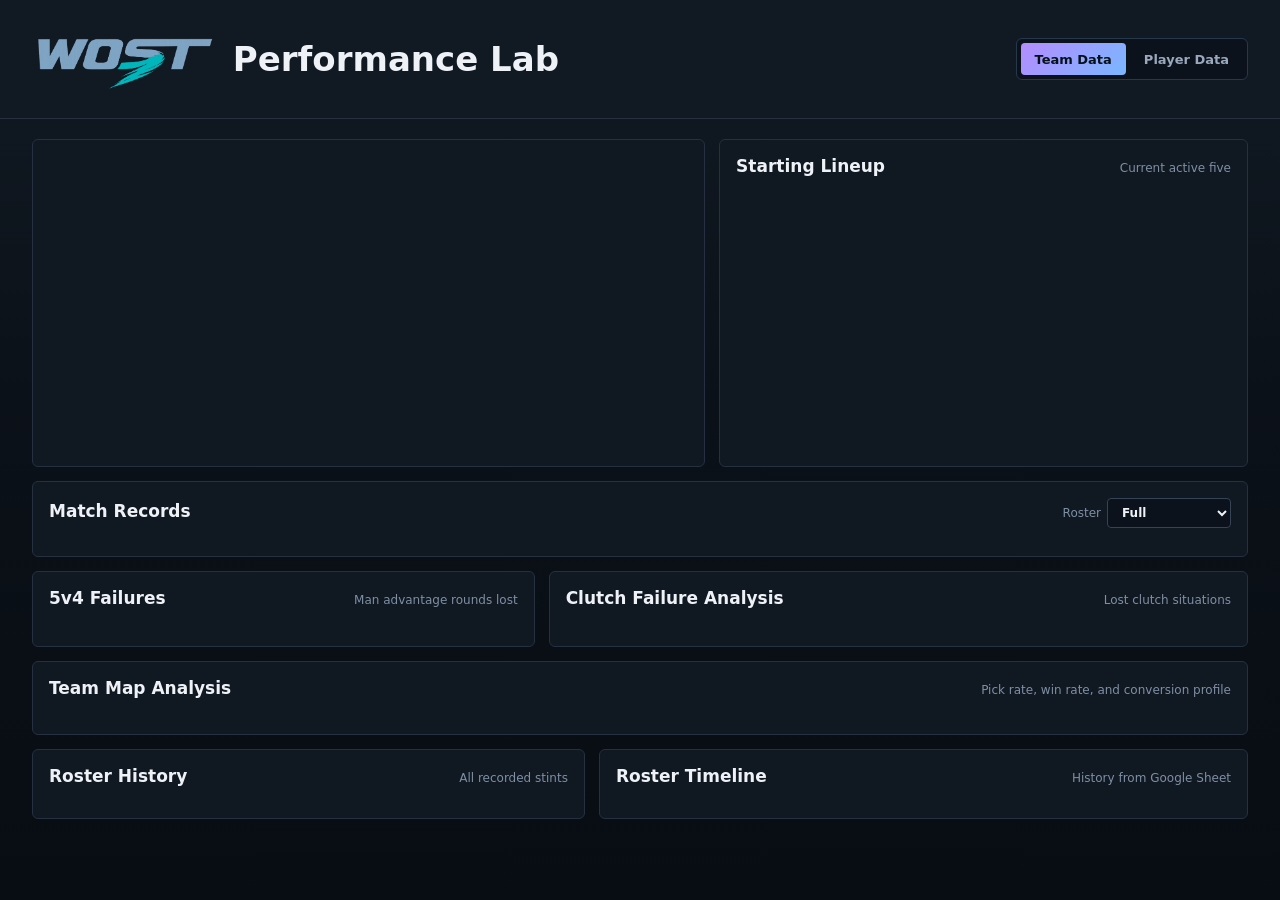
<file: index.html>
<!doctype html>
<html lang="en">
  <head>
    <meta charset="utf-8">
    <meta name="viewport" content="width=device-width, initial-scale=1">
    <meta http-equiv="refresh" content="0; url=./web/index.html">
    <title>WOST CS2 Analytics</title>
  </head>
  <body>
    <a href="./web/index.html">Open WOST CS2 Analytics</a>
  </body>
</html>
</file>
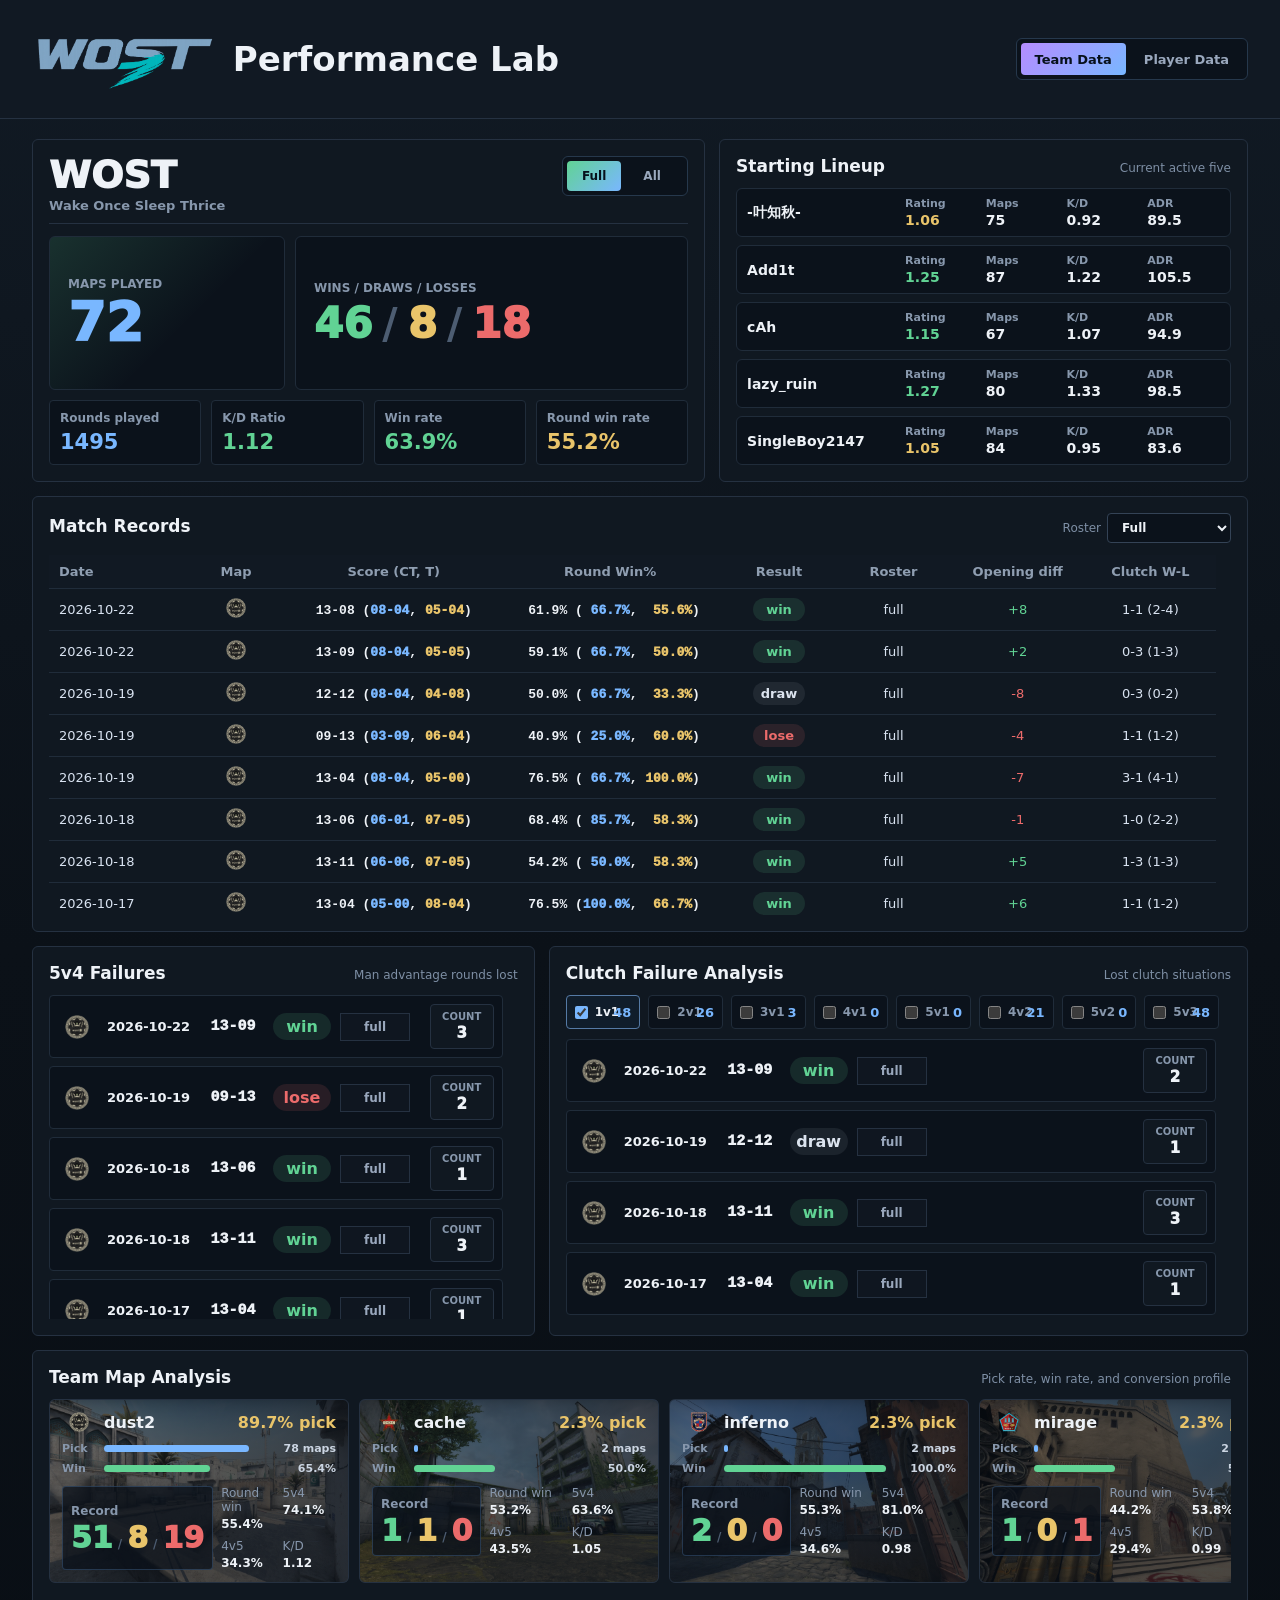
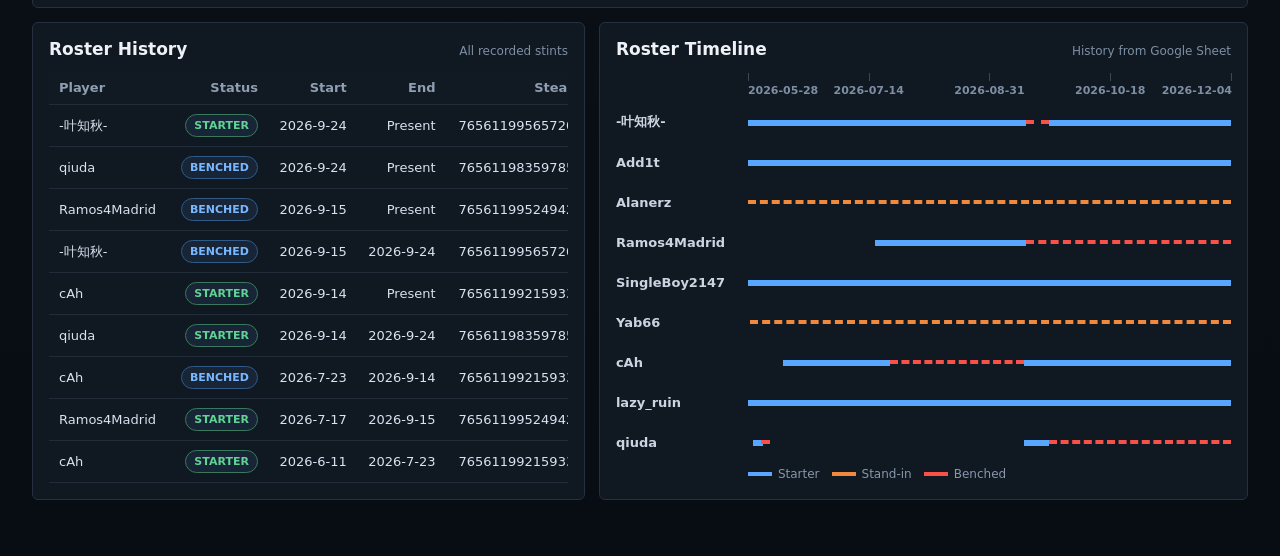
<file: web/index.html>
<!doctype html>
<html lang="en">
  <head>
    <meta charset="utf-8">
    <meta name="viewport" content="width=device-width, initial-scale=1">
    <title>CS2 Player Analytics</title>
    <link rel="stylesheet" href="./styles.css">
  </head>
  <body>
    <header class="topbar">
      <div class="brand-lockup">
        <img src="./assets/teamlogo/WOST.png" alt="WOST">
        <h1>Performance Lab</h1>
      </div>
      <section class="view-tabs">
        <button class="view-tab active" data-view="teamView">Team Data</button>
        <button class="view-tab" data-view="playersView">Player Data</button>
      </section>
    </header>

    <main>
      <div id="playersView" hidden>
      <section class="filters">
        <label>Player <select id="playerFilter"></select></label>
        <label>Quarter <select id="quarterFilter"></select></label>
        <label>Map <select id="mapFilter"></select></label>
        <label>Roster <select id="rosterFilter"></select></label>
        <label>Result <select id="resultFilter"></select></label>
        <label>Start <input id="startDate" type="date"></label>
        <label>End <input id="endDate" type="date"></label>
      </section>

      <section class="hero-grid">
        <div class="player-card" id="playerCard"></div>
        <div class="panel primary-panel">
          <div class="panel-title">
            <h2>Primary Metrics</h2>
            <span>Core player efficiency profile</span>
          </div>
          <div id="sideTabs" class="side-tabs"></div>
          <div id="primaryMetrics" class="primary-metrics"></div>
        </div>
      </section>

      <section class="panel">
        <div class="panel-title">
          <h2>Analysis</h2>
          <span>Role impact by side</span>
        </div>
        <div class="analysis-layout">
          <div id="analysisGroups" class="analysis-groups"></div>
          <div id="analysisRadar" class="analysis-radar"></div>
        </div>
      </section>

      <section class="panel">
        <div class="panel-title">
          <h2>Statistics</h2>
          <span>Career totals and rates</span>
        </div>
        <div id="statisticsGrid" class="statistics-grid"></div>
      </section>

      <section class="panel">
        <div class="panel-title">
          <h2>Roster Overview</h2>
          <span>Team member comparison</span>
        </div>
        <div class="table-wrap">
          <table id="playersTable"></table>
        </div>
      </section>

      <section class="panel">
        <div class="panel-title">
          <h2>Rating Trend</h2>
          <span>Rating movement over time</span>
        </div>
        <canvas id="trendCanvas" width="1200" height="320"></canvas>
      </section>

      <section class="split">
        <div class="panel">
          <div class="panel-title">
            <h2>Map Split</h2>
            <span>Performance by map</span>
          </div>
          <div id="mapsGrid" class="maps-grid"></div>
        </div>

        <div class="panel">
          <div class="panel-title">
            <h2>Related Matches</h2>
            <span>Filtered match log</span>
          </div>
          <div class="table-wrap">
            <table id="matchesTable"></table>
          </div>
        </div>
      </section>
      </div>

      <div id="teamView">
        <section class="team-hero">
          <div class="team-card" id="teamOverview"></div>
          <div class="panel">
            <div class="panel-title">
              <h2>Starting Lineup</h2>
              <span>Current active five</span>
            </div>
            <div id="teamStarters" class="starter-list"></div>
          </div>
        </section>

        <section class="panel">
          <div class="panel-title">
            <h2>Match Records</h2>
            <label class="panel-filter">Roster
              <select id="teamMatchRosterFilter">
                <option value="full">Full</option>
                <option value="all">All</option>
              </select>
            </label>
          </div>
          <div class="table-wrap team-match-scroll">
            <table id="teamMatchesTable"></table>
          </div>
        </section>

        <section class="failure-grid">
          <div class="panel">
            <div class="panel-title">
              <h2>5v4 Failures</h2>
              <span>Man advantage rounds lost</span>
            </div>
            <div id="fiveVFourFailures" class="failure-list compact"></div>
          </div>

          <div class="panel">
            <div class="panel-title">
              <h2>Clutch Failure Analysis</h2>
              <span>Lost clutch situations</span>
            </div>
            <div id="clutchFailureFilters" class="failure-filters"></div>
            <div id="clutchFailureList" class="failure-list"></div>
          </div>
        </section>

        <section class="panel">
          <div class="panel-title">
            <h2>Team Map Analysis</h2>
            <span>Pick rate, win rate, and conversion profile</span>
          </div>
          <div id="teamMaps" class="team-maps"></div>
        </section>

        <section class="roster-bottom-grid">
          <div class="panel">
            <div class="panel-title">
              <h2>Roster History</h2>
              <span>All recorded stints</span>
            </div>
            <div class="table-wrap roster-history-scroll">
              <table id="rosterHistoryTable"></table>
            </div>
          </div>

          <div class="panel">
            <div class="panel-title">
              <h2>Roster Timeline</h2>
              <span>History from Google Sheet</span>
            </div>
            <div id="rosterTimeline" class="roster-timeline"></div>
          </div>
        </section>
      </div>
    </main>

    <script src="./app.js"></script>
  </body>
</html>
</file>
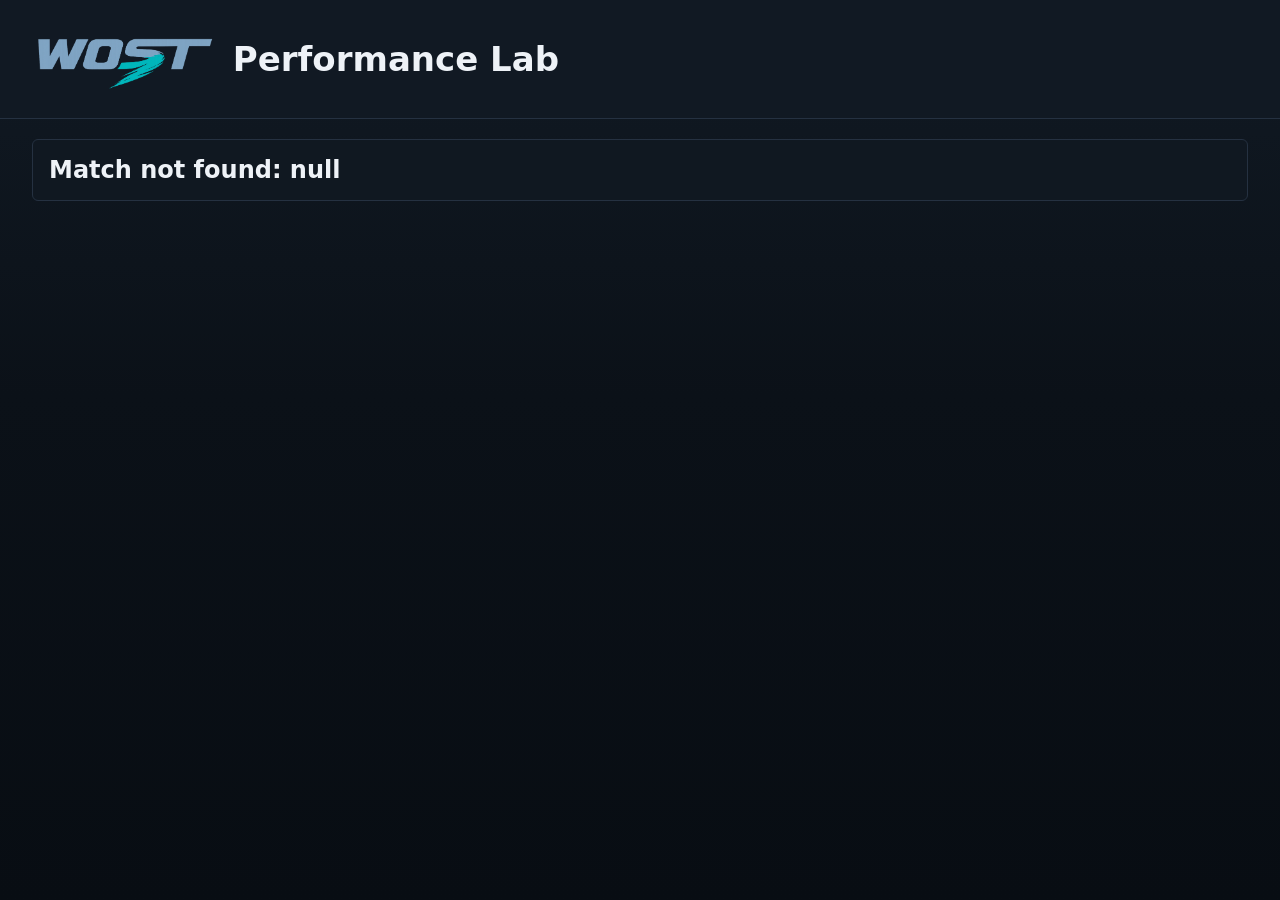
<file: web/match.html>
<!doctype html>
<html lang="en">
  <head>
    <meta charset="utf-8">
    <meta name="viewport" content="width=device-width, initial-scale=1">
    <title>CS2 Match Detail</title>
    <link rel="stylesheet" href="./styles.css">
  </head>
  <body>
    <header class="topbar">
      <div class="brand-lockup">
        <img src="./assets/teamlogo/WOST.png" alt="WOST">
        <h1>Performance Lab</h1>
      </div>
    </header>

    <main>
      <section id="matchHero" class="match-hero"></section>

      <section class="panel">
        <div class="panel-title">
          <h2>Player Detail</h2>
          <div id="matchSideTabs" class="mini-side-tabs"></div>
        </div>
        <div class="table-wrap">
          <table id="matchPlayersTable"></table>
        </div>
      </section>

      <section class="panel">
        <div class="panel-title">
          <h2>Round Detail</h2>
          <span id="roundDetailSummary"></span>
        </div>
        <div id="matchRoundList" class="round-list"></div>
      </section>
    </main>

    <script src="./match.js"></script>
  </body>
</html>
</file>
<file: web/styles.css>
:root {
  color-scheme: dark;
  font-family: Inter, ui-sans-serif, system-ui, -apple-system, BlinkMacSystemFont, "Segoe UI", sans-serif;
  background: #0b1118;
  color: #eef2f7;
}

* {
  box-sizing: border-box;
}

body {
  margin: 0;
  min-height: 100vh;
  background: linear-gradient(180deg, #111a24 0%, #0b1118 44%, #080d13 100%);
}

.topbar {
  display: flex;
  align-items: center;
  justify-content: space-between;
  gap: 24px;
  padding: 22px 32px;
  border-bottom: 1px solid #253141;
  background: #111923;
}

h1, h2 {
  margin: 0;
  letter-spacing: 0;
}

h1 {
  font-size: 34px;
  font-weight: 900;
}

.brand-lockup {
  display: flex;
  align-items: center;
  gap: 16px;
}

.brand-lockup img {
  width: auto;
  height: 74px;
  object-fit: contain;
}

button, input, select {
  height: 34px;
  border: 1px solid #344356;
  border-radius: 4px;
  background: #0b121b;
  color: #eef2f7;
  padding: 0 10px;
  font: inherit;
}

button {
  background: #d7e3f4;
  color: #08111b;
  font-weight: 800;
  cursor: pointer;
}

.back-link,
.demo-link {
  display: inline-flex;
  align-items: center;
  min-height: 34px;
  padding: 0 12px;
  color: #07111c;
  background: #d7e3f4;
  border-radius: 4px;
  font-size: 13px;
  font-weight: 850;
  text-decoration: none;
}

main {
  padding: 20px 32px 42px;
}

.view-tabs {
  display: grid;
  grid-template-columns: repeat(2, max-content);
  gap: 4px;
  width: fit-content;
  padding: 4px;
  background: #0b121b;
  border: 1px solid #26384c;
  border-radius: 6px;
}

.view-tab {
  min-width: 86px;
  height: 32px;
  padding: 0 14px;
  border: 0;
  border-radius: 4px;
  background: transparent;
  color: #9aa8bd;
  font-size: 13px;
  font-weight: 850;
  cursor: pointer;
}

.view-tab.active[data-view="playersView"] {
  background: linear-gradient(135deg, #79b7ff, #61d394);
  color: #07111c;
}

.view-tab.active[data-view="teamView"] {
  background: linear-gradient(135deg, #b58cff, #79b7ff);
  color: #07111c;
}

.filters {
  display: flex;
  flex-wrap: wrap;
  gap: 10px;
  align-items: center;
  margin-bottom: 16px;
  padding: 12px;
  background: #101821;
  border: 1px solid #253141;
  border-radius: 6px;
}

label {
  display: inline-flex;
  align-items: center;
  gap: 6px;
  color: #9aa8bd;
  font-size: 13px;
}

.hero-grid {
  display: grid;
  grid-template-columns: minmax(340px, 0.74fr) minmax(560px, 1.35fr);
  gap: 14px;
  margin-bottom: 14px;
}

.player-card, .panel, .rating-tile, .stat-cell, .analysis-card {
  background: #101821;
  border: 1px solid #253141;
  border-radius: 6px;
}

.player-card {
  padding: 20px;
  min-height: 318px;
}

.player-topline {
  display: flex;
  align-items: center;
  justify-content: space-between;
  gap: 14px;
}

.player-name {
  font-size: 34px;
  font-weight: 850;
}

.rating-strip {
  display: grid;
  grid-template-columns: 1.2fr 1fr 1fr;
  gap: 8px;
  margin-top: 14px;
}

.rating-strip div {
  padding: 10px;
  background: #0b121b;
  border: 1px solid #202c3a;
  border-radius: 4px;
}

.rating-strip span,
.rating-strip em {
  display: block;
  color: #8f9eb1;
  font-size: 11px;
  font-style: normal;
}

.rating-strip strong {
  display: block;
  margin: 4px 0;
  font-size: 26px;
}

.rating-good {
  color: #61d394;
}

.rating-okay {
  color: #dbe3ee;
}

.rating-bad {
  color: #ec6b6b;
}

.player-sub {
  margin-top: 8px;
  color: #9aa8bd;
}

.player-sub strong {
  color: #eef2f7;
}

.player-stats {
  display: grid;
  grid-template-columns: repeat(2, minmax(0, 1fr));
  gap: 10px;
  margin-top: 18px;
}

.player-stats span {
  padding: 9px 10px;
  background: #0b121b;
  border: 1px solid #202c3a;
  border-radius: 4px;
  color: #8f9eb1;
}

.player-stats b {
  display: block;
  margin-top: 4px;
  color: #eef2f7;
  font-size: 18px;
}

.ct {
  color: #79b7ff;
}

.t {
  color: #e9c46a;
}

.both {
  color: #dbe3ee;
}

.panel {
  padding: 16px;
  margin-bottom: 14px;
}

.primary-panel {
  margin-bottom: 0;
}

.side-tabs {
  position: relative;
  display: grid;
  grid-template-columns: repeat(3, 1fr);
  gap: 6px;
  padding: 4px;
  margin-bottom: 12px;
  background: #0b121b;
  border: 1px solid #202c3a;
  border-radius: 6px;
}

.side-tab {
  height: 32px;
  background: transparent;
  border: 0;
  color: #8f9eb1;
  border-radius: 4px;
}

.side-tab.active {
  background: #d7e3f4;
  color: #07111c;
}

.side-tab.both.active {
  background: #61d394;
}

.side-tab.ct.active {
  background: #79b7ff;
}

.side-tab.t.active {
  background: #e9c46a;
}

.panel-title {
  display: flex;
  justify-content: space-between;
  align-items: baseline;
  gap: 16px;
  margin-bottom: 12px;
}

.panel-title h2 {
  font-size: 17px;
}

.panel-title span {
  color: #7e8fa5;
  font-size: 12px;
}

.panel-filter {
  margin-left: auto;
  color: #7e8fa5;
  font-size: 12px;
}

.panel-filter select {
  height: 30px;
  min-width: 124px;
  font-size: 12px;
  font-weight: 800;
}

.primary-metrics {
  display: grid;
  gap: 10px;
}

.primary-row {
  display: grid;
  grid-template-columns: 130px minmax(220px, 1fr) 86px;
  gap: 14px;
  align-items: center;
  padding: 11px 12px;
  background: #0b121b;
  border: 1px solid #202c3a;
  border-radius: 4px;
}

.primary-head strong {
  display: block;
  font-size: 15px;
}

.primary-head em {
  font-size: 12px;
  font-style: normal;
  font-weight: 800;
}

.range-track {
  position: relative;
  height: 12px;
  background: linear-gradient(90deg, #b94b56 0%, #e9c46a 50%, #5ec484 100%);
  border-radius: 999px;
}

.range-track b {
  position: absolute;
  top: -5px;
  width: 3px;
  height: 22px;
  background: #ffffff;
  border-radius: 2px;
  box-shadow: 0 0 0 2px rgba(0, 0, 0, 0.35);
}

.primary-value {
  text-align: right;
  font-size: 20px;
  font-weight: 850;
}

.analysis-layout {
  display: grid;
  grid-template-columns: minmax(520px, 1fr) minmax(430px, 490px);
  gap: 16px;
  align-items: start;
}

.analysis-groups {
  display: grid;
  grid-template-columns: minmax(0, 1fr);
  gap: 10px;
}

.analysis-card {
  overflow: hidden;
}

.analysis-card.wide {
  grid-column: auto;
}

.analysis-card summary {
  display: grid;
  grid-template-columns: 12px minmax(120px, 1fr) 80px 88px 88px;
  gap: 8px;
  align-items: center;
  min-height: 50px;
  padding: 12px 14px;
  cursor: pointer;
  list-style: none;
}

.analysis-card summary::before {
  content: "";
  width: 0;
  height: 0;
  border-top: 5px solid transparent;
  border-bottom: 5px solid transparent;
  border-left: 7px solid #8f9eb1;
  transition: transform 0.16s ease;
}

.analysis-card[open] summary::before {
  transform: rotate(90deg);
}

.analysis-card summary::-webkit-details-marker {
  display: none;
}

.analysis-card summary strong {
  font-size: 16px;
}

.analysis-card summary span {
  text-align: right;
  font-weight: 850;
}

.score-pill {
  display: inline-flex;
  align-items: baseline;
  justify-content: flex-end;
  gap: 3px;
  white-space: nowrap;
  padding: 4px 6px;
  border-radius: 4px;
  background: transparent;
}

.score-pill.side-score {
  gap: 7px;
}

.analysis-table {
  border-top: 1px solid #253141;
  padding: 6px 0;
}

.analysis-table.two-col {
  display: grid;
  grid-template-columns: 1fr;
  gap: 10px;
}

.analysis-subtable {
  min-width: 0;
}

.analysis-line {
  display: grid;
  grid-template-columns: minmax(140px, 1fr) 72px 72px 72px;
  gap: 8px;
  align-items: center;
  padding: 7px 14px;
  color: #cbd5e2;
}

.analysis-line.head {
  color: #7e8fa5;
  font-size: 12px;
  font-weight: 800;
}

.analysis-line b {
  text-align: right;
}

.analysis-radar {
  min-height: 448px;
  padding: 10px;
  border: 1px solid #202c3a;
  border-radius: 8px;
  background:
    radial-gradient(circle at 50% 45%, rgba(86, 119, 158, 0.12), transparent 58%),
    #0b121b;
}

.radar-header {
  display: flex;
  align-items: center;
  justify-content: flex-end;
  gap: 12px;
  margin-bottom: 6px;
}

.radar-legend {
  display: flex;
  gap: 8px;
}

.radar-toggle {
  display: inline-flex;
  align-items: center;
  justify-content: center;
  gap: 5px;
  min-width: 58px;
  padding: 5px 9px;
  border: 1px solid #263546;
  border-radius: 999px;
  color: #8f9eb1;
  background: #0f1721;
  font-size: 12px;
  font-weight: 850;
  cursor: pointer;
}

.radar-toggle i {
  width: 9px;
  height: 9px;
  border-radius: 999px;
  border: 1px solid currentColor;
}

.radar-toggle.both { color: #61d394; }
.radar-toggle.ct { color: #75a8df; }
.radar-toggle.t { color: #e9c46a; }

.radar-toggle.active i {
  background: currentColor;
}

.radar-toggle:not(.active) {
  color: #66758a;
}

.radar-svg {
  display: block;
  width: min(100%, 400px);
  height: auto;
  margin: 0 auto;
  aspect-ratio: 1;
}

.radar-grid {
  fill: none;
  stroke: rgba(143, 158, 177, 0.2);
  stroke-width: 1;
}

.radar-axis {
  stroke: rgba(143, 158, 177, 0.18);
  stroke-width: 1;
}

.radar-label {
  fill: #cbd5e2;
  font-size: 12px;
  font-weight: 850;
}

.radar-value {
  fill: #7e8fa5;
  font-size: 10px;
  font-weight: 800;
}

.radar-shape-both {
  fill: rgba(97, 211, 148, 0.16);
  stroke: #61d394;
}

.radar-shape-ct {
  fill: rgba(117, 168, 223, 0.12);
  stroke: #75a8df;
}

.radar-shape-t {
  fill: rgba(233, 196, 106, 0.12);
  stroke: #e9c46a;
}

.radar-shape {
  stroke-width: 2.4;
}

.statistics-grid {
  display: grid;
  grid-template-columns: repeat(4, minmax(140px, 1fr));
  gap: 10px;
}

.team-hero {
  display: grid;
  grid-template-columns: minmax(520px, 1.12fr) minmax(420px, 0.88fr);
  gap: 14px;
  margin-bottom: 14px;
  align-items: stretch;
}

.team-roster-grid {
  display: grid;
  grid-template-columns: minmax(420px, 0.86fr) minmax(560px, 1.14fr);
  gap: 14px;
}

.roster-bottom-grid {
  display: grid;
  grid-template-columns: minmax(420px, 0.92fr) minmax(560px, 1.08fr);
  gap: 14px;
  align-items: stretch;
}

.failure-grid {
  display: grid;
  grid-template-columns: minmax(460px, 0.92fr) minmax(620px, 1.28fr);
  gap: 14px;
}

.roster-bottom-grid .panel {
  display: flex;
  flex-direction: column;
  min-height: 0;
}

.roster-history-scroll {
  flex: 1;
  min-height: 0;
}

.roster-history-scroll {
  overflow-y: auto;
  scrollbar-gutter: stable;
}

#rosterHistoryTable {
  min-width: 560px;
}

.team-card,
.team-map-card,
.starter-card {
  background: #101821;
  border: 1px solid #253141;
  border-radius: 6px;
}

.team-hero > .panel {
  min-height: 328px;
  margin-bottom: 0;
}

.team-card {
  display: flex;
  flex-direction: column;
  padding: 16px;
  min-height: 328px;
}

.team-brand {
  display: flex;
  align-items: flex-start;
  justify-content: space-between;
  gap: 14px;
  margin-bottom: 12px;
  padding-bottom: 10px;
  border-bottom: 1px solid #253141;
}

.team-brand strong {
  color: #eef2f7;
  font-size: 38px;
  line-height: 1;
  font-weight: 950;
}

.team-brand span {
  display: block;
  margin-top: 4px;
  color: #8797ac;
  font-size: 13px;
  font-weight: 850;
}

.team-roster-tabs {
  display: grid;
  grid-template-columns: repeat(3, max-content);
  gap: 4px;
  width: fit-content;
  padding: 4px;
  background: #0b121b;
  border: 1px solid #26384c;
  border-radius: 6px;
}

.team-roster-tab {
  height: 30px;
  min-width: 54px;
  padding: 0 10px;
  border: 0;
  border-radius: 4px;
  background: transparent;
  color: #9aa8bd;
  font-size: 12px;
  font-weight: 850;
}

.team-roster-tab.active {
  background: linear-gradient(135deg, #61d394, #79b7ff);
  color: #07111c;
}

.team-showcase {
  display: grid;
  grid-template-columns: minmax(170px, 0.75fr) minmax(230px, 1.25fr);
  gap: 10px;
  flex: 1;
  min-height: 0;
}

.team-showcase-main,
.team-showcase-record {
  background: #0b121b;
  border: 1px solid #202c3a;
  border-radius: 6px;
}

.team-showcase-main {
  display: flex;
  flex-direction: column;
  justify-content: center;
  padding: 18px;
  background:
    linear-gradient(135deg, rgba(97, 211, 148, 0.16), transparent 58%),
    #0b121b;
}

.team-showcase-main span,
.team-showcase-record span {
  color: #8797ac;
  font-size: 12px;
  font-weight: 850;
  text-transform: uppercase;
}

.team-showcase-main strong {
  display: block;
  margin-top: 6px;
  font-size: 54px;
  line-height: 0.95;
  font-weight: 950;
}

.team-showcase-record {
  display: flex;
  flex-direction: column;
  justify-content: center;
  padding: 18px;
}

.team-showcase-record b {
  display: flex;
  align-items: baseline;
  gap: 10px;
  margin-top: 8px;
  font-size: 42px;
  line-height: 1;
}

.team-showcase-record i {
  font-style: normal;
  font-weight: 950;
}

.team-showcase-record em {
  color: #4d5d72;
  font-style: normal;
  font-weight: 850;
}

.record-win { color: #61d394; }
.record-draw { color: #e9c46a; }
.record-loss { color: #ec6b6b; }
.metric-neutral { color: #79b7ff !important; }
.metric-good { color: #61d394 !important; }
.metric-okay { color: #e9c46a !important; }
.metric-bad { color: #ec6b6b !important; }

.team-kpi-grid {
  display: grid;
  grid-template-columns: repeat(4, minmax(0, 1fr));
  gap: 10px;
  margin-top: 10px;
}

.team-kpi-grid span {
  min-height: 62px;
  padding: 10px;
  background: #0b121b;
  border: 1px solid #202c3a;
  border-radius: 4px;
  color: #8797ac;
  font-size: 12px;
  font-weight: 800;
}

.team-kpi-grid b {
  display: block;
  margin-top: 5px;
  color: #eef2f7;
  font-size: 21px;
  font-weight: 900;
}

.team-maps {
  display: grid;
  grid-auto-flow: column;
  grid-auto-columns: minmax(300px, 360px);
  gap: 10px;
  overflow-x: auto;
  padding-bottom: 8px;
  scrollbar-gutter: stable;
}

.team-map-card {
  position: relative;
  overflow: hidden;
  padding: 12px;
  background:
    linear-gradient(135deg, rgba(11, 18, 27, 0.54), rgba(11, 18, 27, 0.74) 62%),
    var(--map-bg);
  background-position: center;
  background-size: cover;
}

.failure-filters {
  display: grid;
  grid-template-columns: repeat(auto-fit, minmax(64px, 1fr));
  gap: 8px;
  width: calc(100% - 12px);
  margin-bottom: 10px;
}

.failure-check {
  display: grid;
  grid-template-columns: 14px minmax(0, 1fr) auto;
  gap: 6px;
  align-items: center;
  height: 34px;
  padding: 0 8px;
  color: #8797ac;
  background: #0b121b;
  border: 1px solid #202c3a;
  border-radius: 4px;
  font-size: 12px;
  font-weight: 850;
}

.failure-check input {
  width: 13px;
  height: 13px;
  margin: 0;
  accent-color: #79b7ff;
}

.failure-check.active {
  color: #eef2f7;
  border-color: #557aa5;
  background: #101d2b;
}

.failure-check b {
  color: #79b7ff;
  font-size: 13px;
}

.failure-list {
  display: grid;
  gap: 8px;
  max-height: 280px;
  overflow-y: auto;
  scrollbar-gutter: stable;
}

.failure-list.compact {
  max-height: 324px;
}

.failure-row {
  display: grid;
  grid-template-columns: minmax(0, 1fr) 64px;
  gap: 8px;
  align-items: center;
  min-height: 58px;
  padding: 8px;
  background: #0b121b;
  border: 1px solid #202c3a;
  border-radius: 4px;
}

.failure-main {
  display: grid;
  grid-template-columns: 40px 86px 62px 58px 70px;
  gap: 9px;
  align-items: center;
  min-width: 0;
}

.failure-main .map-icon-img {
  width: 38px;
  height: 24px;
}

.failure-main strong {
  display: block;
  overflow: hidden;
  color: #eef2f7;
  font-size: 13px;
  font-weight: 850;
  text-overflow: ellipsis;
  white-space: nowrap;
}

.failure-score,
.failure-roster {
  display: inline-flex;
  align-items: center;
  justify-content: center;
  min-height: 28px;
}

.failure-score {
  color: #eef2f7;
  font-size: 15px;
  font-weight: 950;
}

.failure-roster {
  color: #9aa8bd;
  background: rgba(16, 24, 33, 0.82);
  border: 1px solid #253141;
  font-size: 12px;
  font-weight: 850;
}

.failure-main .result-pill {
  width: 58px;
  min-width: 58px;
}

.failure-meta,
.failure-state {
  min-height: 42px;
  padding: 6px 7px;
  background: #101821;
  border: 1px solid #253141;
  border-radius: 4px;
  text-align: center;
}

.failure-meta span,
.failure-state span {
  display: block;
  color: #8797ac;
  font-size: 10px;
  font-weight: 850;
  text-transform: uppercase;
}

.failure-meta b,
.failure-state b {
  display: block;
  margin-top: 2px;
  color: #eef2f7;
  font-size: 15px;
  font-weight: 950;
}

.failure-state.ct b,
.failure-state.ct span {
  color: #79b7ff;
}

.failure-state.t b,
.failure-state.t span {
  color: #e9c46a;
}

.failure-alive {
  grid-column: 1 / -1;
  padding: 7px 9px;
  color: #8797ac;
  background: rgba(16, 24, 33, 0.72);
  border: 1px solid #253141;
  border-radius: 4px;
  font-size: 12px;
  font-weight: 800;
}

.failure-alive b {
  margin-left: 6px;
  color: #eef2f7;
}

.failure-alive a {
  display: inline-flex;
  align-items: center;
  margin: 0 5px 4px 0;
  padding: 2px 7px;
  color: #79b7ff;
  background: rgba(121, 183, 255, 0.09);
  border: 1px solid rgba(121, 183, 255, 0.22);
  border-radius: 999px;
  text-decoration: none;
  font-weight: 900;
}

.failure-alive a:hover {
  color: #07111c;
  background: #79b7ff;
}

.team-map-head,
.team-map-data {
  position: relative;
  z-index: 1;
}

.team-map-head {
  display: flex;
  align-items: center;
  justify-content: space-between;
  gap: 10px;
  margin-bottom: 10px;
}

.team-map-head strong {
  color: #e9c46a;
  white-space: nowrap;
}

.team-map-head div {
  display: inline-flex;
  align-items: center;
  gap: 8px;
  min-width: 0;
  color: #eef2f7;
  font-weight: 850;
}

.team-map-data {
  display: grid;
  grid-template-columns: 1.15fr repeat(2, minmax(0, 1fr));
  gap: 8px;
}

.team-map-data span {
  color: #8797ac;
  font-size: 12px;
}

.team-map-data b {
  display: block;
  margin-top: 3px;
  color: #eef2f7;
}

.team-map-record {
  grid-row: span 2;
  display: flex;
  flex-direction: column;
  justify-content: center;
  min-height: 68px;
  padding: 8px;
  background: rgba(11, 18, 27, 0.76);
  border: 1px solid rgba(121, 183, 255, 0.22);
  border-radius: 4px;
  font-weight: 850;
}

.record-inline {
  display: flex;
  align-items: baseline;
  gap: 5px;
  margin-top: 5px;
  color: #eef2f7;
  white-space: nowrap;
}

.record-inline b {
  display: inline;
  margin: 0;
  font-size: 30px;
  line-height: 1;
  font-weight: 950;
}

.team-map-record .record-win { color: #61d394; }
.team-map-record .record-draw { color: #e9c46a; }
.team-map-record .record-loss { color: #ec6b6b; }

.record-inline em {
  color: #4d5d72;
  font-style: normal;
  font-weight: 900;
}

.starter-list {
  display: grid;
  grid-template-rows: repeat(5, minmax(0, 1fr));
  gap: 8px;
  min-height: 246px;
}

.starter-card {
  display: grid;
  grid-template-columns: minmax(150px, 1fr) repeat(4, minmax(58px, 0.52fr));
  gap: 8px;
  align-items: center;
  min-height: 0;
  padding: 8px 10px;
  background: #0b121b;
  border-color: #202c3a;
}

.starter-card strong {
  display: block;
  overflow: hidden;
  font-size: 14px;
  text-overflow: ellipsis;
  white-space: nowrap;
}

.starter-card > span:not(.status-badge) {
  color: #8797ac;
  font-size: 11px;
  font-weight: 800;
  white-space: nowrap;
}

.starter-card > span:not(.status-badge) b {
  display: block;
  margin-top: 2px;
  color: #eef2f7;
  font-size: 14px;
  font-weight: 900;
}

.starter-card .starter-rating-metric b.rating-good {
  color: #61d394 !important;
}

.starter-card .starter-rating-metric b.rating-okay {
  color: #e9c46a !important;
}

.starter-card .starter-rating-metric b.rating-bad {
  color: #ec6b6b !important;
}

.roster-timeline {
  display: grid;
  gap: 10px;
  padding: 2px 0;
  overflow: visible;
  align-content: start;
}

.timeline-axis,
.timeline-row {
  display: grid;
  grid-template-columns: 120px minmax(0, 1fr);
  gap: 12px;
  align-items: center;
}

.timeline-axis {
  color: #7e8fa5;
  font-size: 12px;
}

.timeline-ticks {
  position: relative;
  height: 24px;
}

.timeline-ticks i {
  position: absolute;
  top: 0;
  width: 1px;
  height: 8px;
  background: #3a4758;
  font-style: normal;
}

.timeline-ticks b {
  position: absolute;
  top: 11px;
  color: #7e8fa5;
  font-size: 11px;
  font-weight: 800;
  white-space: nowrap;
  transform: translateX(-50%);
}

.timeline-ticks i:first-child b {
  transform: translateX(0);
}

.timeline-ticks i:last-child b {
  right: 0;
  transform: translateX(0);
}

.timeline-row strong {
  overflow: hidden;
  color: #cbd5e2;
  font-size: 13px;
  text-overflow: ellipsis;
  white-space: nowrap;
}

.timeline-track {
  position: relative;
  height: 30px;
  overflow: visible;
  background: transparent;
  border: 0;
  border-radius: 0;
}

.timeline-segment {
  position: absolute;
  top: 13px;
  height: 0;
  background: transparent;
  border-top: 6px solid currentColor;
  border-radius: 0;
}

.timeline-legend {
  display: flex;
  flex-wrap: wrap;
  gap: 12px;
  padding-left: 132px;
  color: #8797ac;
  font-size: 12px;
}

.timeline-legend span {
  display: inline-flex;
  align-items: center;
  gap: 6px;
}

.timeline-legend i {
  width: 24px;
  height: 0;
  background: transparent;
  border-top: 4px solid currentColor;
  border-radius: 0;
}

.status-line-starter {
  color: #58a6ff;
  border-top-style: solid;
  border-top-width: 6px;
}

.status-line-stand-in {
  color: #f0883e;
  border-top-style: dashed;
  border-top-width: 4px;
}

.status-line-benched {
  color: #f85149;
  border-top-style: dashed;
  border-top-width: 4px;
}

.timeline-segment.status-line-starter,
.timeline-segment.status-line-stand-in,
.timeline-segment.status-line-benched {
  background: transparent;
}

.map-rate-bars {
  display: grid;
  gap: 7px;
  margin: 0 0 11px;
}

.map-rate-bars span {
  display: grid;
  grid-template-columns: 34px minmax(0, 1fr) 62px;
  gap: 8px;
  align-items: center;
  color: #8797ac;
  font-size: 11px;
}

.map-rate-bars em {
  font-style: normal;
  font-weight: 850;
}

.map-rate-bars i {
  height: 7px;
  min-width: 2px;
  border-radius: 999px;
  background: #79b7ff;
}

.map-rate-bars .win-bar {
  background: #61d394;
}

.map-rate-bars b {
  color: #cbd5e2;
  font-size: 11px;
  text-align: right;
}

.empty-state {
  padding: 14px;
  color: #8797ac;
  background: #0b121b;
  border: 1px solid #202c3a;
  border-radius: 4px;
}

.grade-elite {
  color: #b58cff;
}

.grade-good {
  color: #61d394;
}

.grade-okay {
  color: #e9c46a;
}

.grade-below-avg {
  color: #f19b59;
}

.grade-poor {
  color: #ec6b6b;
}

.score-pill {
  color: #cbd5e2;
}

.score-pill b {
  font-size: 18px;
}

.score-pill strong {
  font-size: 12px;
  font-weight: 900;
}

.score-pill em {
  color: #7e8fa5;
  font-style: normal;
}

.score-elite { color: #b58cff; }
.score-good { color: #61d394; }
.score-okay { color: #e9c46a; }
.score-low { color: #f19b59; }
.score-bad { color: #ec6b6b; }

.score-pill.ct,
.score-pill.ct b,
.score-pill.ct strong,
.score-pill.ct em {
  color: #79b7ff;
}

.score-pill.t,
.score-pill.t b,
.score-pill.t strong,
.score-pill.t em {
  color: #e9c46a;
}

.score-pill.side-score b,
.score-pill.side-score strong,
.score-pill.side-score em {
  font-size: 13px;
  font-weight: 850;
}

.status-badge {
  display: inline-flex;
  align-items: center;
  justify-content: center;
  min-width: 70px;
  padding: 4px 8px;
  border-radius: 999px;
  font-size: 11px;
  font-weight: 850;
  text-transform: uppercase;
  background: #182536;
  border: 1px solid #2b3a4d;
}

.status-starter {
  color: #61d394;
  border-color: #3a795d;
}

.status-stand-in {
  color: #e9c46a;
  border-color: #756331;
}

.status-benched {
  color: #79b7ff;
  border-color: #315a86;
}

.status-left {
  color: #ec6b6b;
  border-color: #75353b;
}

.stat-cell {
  padding: 12px;
}

.stat-cell span {
  display: block;
  color: #8797ac;
  font-size: 12px;
}

.stat-cell strong {
  display: block;
  margin-top: 6px;
  font-size: 22px;
}

.split {
  display: grid;
  grid-template-columns: minmax(340px, 0.72fr) minmax(560px, 1.28fr);
  gap: 14px;
  align-items: stretch;
}

.split > .panel {
  display: flex;
  flex-direction: column;
  min-height: 0;
  margin-bottom: 0;
}

.split .table-wrap {
  flex: 1;
  min-height: 0;
}

.maps-grid {
  display: grid;
  flex: 1;
  gap: 10px;
  height: 450px;
  max-height: 450px;
  min-height: 0;
  overflow-y: auto;
  margin-top: 8px;
  scrollbar-gutter: stable;
}

.map-card {
  display: grid;
  grid-template-columns: 118px minmax(0, 1fr);
  grid-template-rows: auto auto;
  gap: 8px 14px;
  min-height: 104px;
  padding: 10px;
  background: #0b121b;
  border: 1px solid #202c3a;
  border-radius: 6px;
}

.map-art {
  grid-row: 1 / 3;
  position: relative;
  overflow: hidden;
  border-radius: 6px;
  background-image:
    linear-gradient(180deg, rgba(7, 17, 28, 0.1), rgba(7, 17, 28, 0.38)),
    var(--map-bg);
  background-position: center;
  background-size: cover;
  min-height: 84px;
}

.map-art span {
  position: absolute;
  left: 8px;
  bottom: 6px;
  color: #eef2f7;
  font-size: 12px;
  font-weight: 900;
  text-shadow: 0 1px 5px rgba(0, 0, 0, 0.75);
}

.map-main {
  display: grid;
  grid-template-columns: minmax(0, 1fr) auto;
  gap: 12px;
  align-items: start;
}

.map-title strong {
  display: block;
  font-size: 18px;
}

.map-title span {
  display: block;
  margin-top: 4px;
  color: #8f9eb1;
  font-size: 12px;
}

.map-primary {
  display: flex;
  gap: 8px;
  align-items: stretch;
}

.map-primary span {
  min-width: 72px;
  padding: 7px 7px;
  background: #111b26;
  border: 1px solid #202c3a;
  border-radius: 5px;
  color: #8f9eb1;
  font-size: 11px;
  text-align: left;
}

.map-primary b {
  display: block;
  margin-top: 2px;
  color: #eef2f7;
  font-size: 22px;
}

.map-primary b.rating-good,
.map-primary b.score-good {
  color: #61d394;
}

.map-primary b.rating-okay,
.map-primary b.score-okay {
  color: #e9c46a;
}

.map-primary b.rating-bad,
.map-primary b.score-bad,
.map-primary b.score-low {
  color: #ec6b6b;
}

.map-primary b.score-elite {
  color: #b58cff;
}

.map-kpis {
  display: flex;
  gap: 14px;
  align-items: center;
  padding-top: 2px;
}

.map-kpis span {
  color: #8f9eb1;
  font-size: 12px;
}

.map-kpis b {
  margin-left: 4px;
  color: #eef2f7;
  font-size: 14px;
}

.table-wrap {
  overflow: auto;
}

.team-match-scroll {
  max-height: 360px;
  overflow-y: auto;
  scrollbar-gutter: stable;
}

.team-match-scroll table {
  min-width: 940px;
  table-layout: fixed;
}

#teamMatchesTable th,
#teamMatchesTable td {
  text-align: center;
}

#teamMatchesTable th:nth-child(1),
#teamMatchesTable td:nth-child(1) {
  width: 96px;
  text-align: left;
}

#teamMatchesTable th:nth-child(2),
#teamMatchesTable td:nth-child(2) {
  width: 76px;
}

#teamMatchesTable th:nth-child(3),
#teamMatchesTable td:nth-child(3) {
  width: 150px;
}

#teamMatchesTable th:nth-child(4),
#teamMatchesTable td:nth-child(4) {
  width: 160px;
}

#teamMatchesTable th:nth-child(5),
#teamMatchesTable td:nth-child(5),
#teamMatchesTable th:nth-child(6),
#teamMatchesTable td:nth-child(6) {
  width: 82px;
}

#teamMatchesTable th:nth-child(7),
#teamMatchesTable td:nth-child(7) {
  width: 96px;
}

#teamMatchesTable th:nth-child(8),
#teamMatchesTable td:nth-child(8) {
  width: 94px;
}

.score-split {
  color: #eef2f7;
  font-weight: 850;
  white-space: pre;
}

.score-split span {
  color: #eef2f7;
  font-weight: 850;
  white-space: pre;
}

.score-split b {
  font-weight: 950;
}

.mono-stat {
  font-variant-numeric: tabular-nums;
  font-family: "SFMono-Regular", Consolas, "Liberation Mono", Menlo, monospace;
}

#matchesTable {
  min-width: 860px;
}

#matchesTable tbody {
  display: block;
  max-height: 420px;
  overflow-y: auto;
  scrollbar-gutter: stable;
}

#matchesTable thead,
#matchesTable tbody tr {
  display: table;
  width: 100%;
  table-layout: fixed;
}

#matchesTable thead {
  width: calc(100% - 12px);
}

#matchesTable th,
#matchesTable td {
  box-sizing: border-box;
  text-align: center;
}

#matchesTable th:nth-child(1),
#matchesTable td:nth-child(1) {
  width: 92px;
  text-align: left;
}

#matchesTable th:nth-child(2),
#matchesTable td:nth-child(2) {
  width: 70px;
  text-align: center;
}

#matchesTable th:nth-child(3),
#matchesTable td:nth-child(3) {
  width: 76px;
}

#matchesTable th:nth-child(4),
#matchesTable td:nth-child(4) {
  width: 92px;
}

#matchesTable th:nth-child(5),
#matchesTable td:nth-child(5) {
  width: 96px;
}

#matchesTable th:nth-child(6),
#matchesTable td:nth-child(6),
#matchesTable th:nth-child(7),
#matchesTable td:nth-child(7),
#matchesTable th:nth-child(8),
#matchesTable td:nth-child(8) {
  width: 58px;
}

#matchesTable th:nth-child(9),
#matchesTable td:nth-child(9),
#matchesTable th:nth-child(10),
#matchesTable td:nth-child(10),
#matchesTable th:nth-child(11),
#matchesTable td:nth-child(11) {
  width: 74px;
}

table {
  width: 100%;
  min-width: 760px;
  border-collapse: collapse;
  font-size: 13px;
}

th, td {
  padding: 9px 10px;
  border-bottom: 1px solid #202c3a;
  text-align: right;
  white-space: nowrap;
}

th:first-child, td:first-child {
  text-align: left;
}

th {
  position: sticky;
  top: 0;
  background: #111923;
  color: #8f9eb1;
  font-weight: 800;
}

.th-note {
  display: inline;
  margin-left: 3px;
  color: #65758a;
  font-size: 10px;
  font-weight: 850;
}

td {
  color: #d8e2f0;
}

tbody tr:hover {
  background: #142131;
}

.clickable-row {
  cursor: pointer;
}

.map-cell {
  display: inline-flex;
  align-items: center;
  gap: 8px;
}

.map-badge {
  display: inline-flex;
  align-items: center;
  gap: 7px;
  min-width: 0;
}

.map-icon-img {
  width: 34px;
  height: 20px;
  object-fit: contain;
  background: transparent;
  border-radius: 0;
  flex: 0 0 auto;
}

.map-icon {
  display: inline-flex;
  align-items: center;
  justify-content: center;
  width: 26px;
  height: 18px;
  border-radius: 4px;
  color: #07111c;
  background: #d7e3f4;
  font-size: 9px;
  font-style: normal;
  font-weight: 900;
}

.map-dust2 { background: #d6b46f; }
.map-inferno { background: #dd745a; }
.map-mirage { background: #e1c37b; }
.map-nuke { background: #75a8df; }
.map-ancient { background: #7fc28a; }
.map-anubis { background: #c99660; }
.map-vertigo { background: #9fb3c8; }
.map-overpass { background: #8ea0d8; }
.map-cache { background: #86b979; }
.map-train { background: #9ca7b4; }

.result-pill {
  display: inline-flex;
  min-width: 52px;
  justify-content: center;
  padding: 4px 8px;
  border-radius: 999px;
  font-weight: 850;
}

.result-win {
  color: #61d394;
  background: rgba(97, 211, 148, 0.12);
}

.result-loss {
  color: #ec6b6b;
  background: rgba(236, 107, 107, 0.12);
}

.result-neutral {
  color: #dbe3ee;
  background: rgba(219, 227, 238, 0.08);
}

.rating-value {
  font-weight: 900;
}

canvas {
  display: block;
  width: 100%;
  height: 320px;
}

.match-hero {
  position: relative;
  display: flex;
  align-items: flex-end;
  justify-content: space-between;
  gap: 18px;
  min-height: 220px;
  margin-bottom: 14px;
  padding: 22px;
  overflow: hidden;
  background:
    linear-gradient(90deg, rgba(8, 13, 19, 0.88), rgba(8, 13, 19, 0.42)),
    var(--map-bg);
  background-position: center;
  background-size: cover;
  border: 1px solid #253141;
  border-radius: 6px;
}

.match-kicker {
  color: #9aa8bd;
  font-size: 13px;
  font-weight: 850;
  text-transform: uppercase;
}

.match-hero h2 {
  margin-top: 6px;
  font-size: 48px;
  font-weight: 950;
}

.match-hero > div:first-child {
  position: relative;
  z-index: 2;
}

.match-score {
  margin-top: 8px;
  color: #eef2f7;
  font-size: 24px;
  font-weight: 950;
}

.match-actions {
  display: flex;
  align-items: center;
  gap: 10px;
  position: relative;
  z-index: 2;
}

.match-actions .result-pill {
  align-items: center;
  justify-content: center;
  min-height: 34px;
  min-width: 76px;
  line-height: 1;
}

.match-actions .result-win {
  color: #61d394;
  background: #153326;
}

.match-actions .result-loss {
  color: #ec6b6b;
  background: #3a1d24;
}

.match-actions .result-neutral {
  color: #dbe3ee;
  background: #222a34;
}

.demo-link {
  color: #07111c;
  background: linear-gradient(135deg, #61d394 0%, #79b7ff 48%, #b58cff 100%);
  border: 1px solid rgba(255, 255, 255, 0.32);
  box-shadow: 0 12px 28px rgba(121, 183, 255, 0.24), 0 0 0 1px rgba(181, 140, 255, 0.16) inset;
}

.match-map-icon {
  position: absolute;
  left: 50%;
  top: 50%;
  width: 156px;
  height: 96px;
  object-fit: contain;
  transform: translate(-50%, -50%);
  opacity: 0.92;
  filter: drop-shadow(0 18px 28px rgba(0, 0, 0, 0.42));
  z-index: 1;
}

.mini-side-tabs {
  display: grid;
  grid-template-columns: repeat(3, 56px);
  gap: 5px;
  padding: 3px;
  background: #0b121b;
  border: 1px solid #202c3a;
  border-radius: 6px;
}

.match-detail-grid {
  display: grid;
  grid-template-columns: minmax(460px, 0.92fr) minmax(620px, 1.28fr);
  gap: 14px;
}

.failure-list.detail {
  max-height: 420px;
}

.round-list {
  display: grid;
  gap: 8px;
  max-height: 640px;
  overflow-y: auto;
  scrollbar-gutter: stable;
}

.round-row {
  display: grid;
  grid-template-columns: 74px 82px 128px 220px minmax(260px, 1fr) minmax(170px, 0.48fr);
  gap: 10px;
  align-items: center;
  min-height: 68px;
  padding: 9px;
  background: #0b121b;
  border: 1px solid #202c3a;
  border-left-width: 4px;
  border-radius: 5px;
}

.round-row:has(.round-alive) {
  grid-template-columns: 74px 82px 128px 220px minmax(120px, 0.42fr) minmax(320px, 1fr);
}

.round-row.round-win {
  border-left-color: #61d394;
}

.round-row.round-loss {
  border-left-color: #ec6b6b;
}

.round-row.round-unknown {
  border-left-color: #8797ac;
}

.round-no,
.round-buy-cell,
.round-utility-cell,
.round-result {
  display: flex;
  flex-direction: column;
  justify-content: center;
  min-height: 48px;
  padding: 7px 8px;
  background: #101821;
  border: 1px solid #253141;
  border-radius: 4px;
  text-align: center;
}

.round-no span,
.round-buy-cell span,
.round-utility-cell span,
.round-alive > span {
  display: block;
  color: #8797ac;
  font-size: 10px;
  font-weight: 850;
  text-transform: uppercase;
}

.round-no b,
.round-buy-cell b,
.round-result b {
  display: block;
  color: #eef2f7;
  font-size: 17px;
  font-weight: 950;
}

.round-buy-cell b {
  color: #cbd5e2;
  font-size: 13px;
  line-height: 1.15;
  white-space: normal;
}

.round-utility {
  display: inline-flex;
  align-items: center;
  justify-content: center;
  gap: 8px;
  min-width: 0;
  margin-top: 0;
}

.round-utility em {
  color: #607086;
  font-size: 11px;
  font-style: normal;
  font-weight: 900;
}

.utility-count {
  display: inline-flex;
  align-items: center;
  gap: 2px;
  min-width: 0;
  color: #9aa8bd;
  font-size: 12px;
  font-weight: 950;
}

.utility-count img {
  width: 30px;
  height: 23px;
  object-fit: contain;
  filter: drop-shadow(0 1px 2px rgba(0, 0, 0, 0.35));
}

.utility-count.utility-fire img {
  width: 38px;
  height: 29px;
}

.round-no.ct b {
  color: #79b7ff;
}

.round-no.t b {
  color: #e9c46a;
}

.round-win .round-result b {
  color: #61d394;
}

.round-loss .round-result b {
  color: #ec6b6b;
}

.round-unknown .round-result b {
  color: #8797ac;
}

.round-tags {
  display: flex;
  flex-wrap: wrap;
  gap: 7px;
  min-width: 0;
}

.round-alive-slot {
  display: flex;
  justify-content: flex-end;
  min-width: 0;
  padding-right: 8px;
}

.round-tag {
  display: inline-flex;
  align-items: center;
  min-height: 28px;
  padding: 4px 9px;
  border: 1px solid #2a394b;
  border-radius: 999px;
  color: #dbe3ee;
  background: #101821;
  font-size: 12px;
  font-weight: 900;
}

.round-tag.danger {
  color: #ff9a9a;
  background: rgba(236, 107, 107, 0.13);
  border-color: rgba(236, 107, 107, 0.34);
}

.round-tag.warning {
  color: #f1d17c;
  background: rgba(233, 196, 106, 0.13);
  border-color: rgba(233, 196, 106, 0.34);
}

.round-tag.success {
  color: #85e3ad;
  background: rgba(97, 211, 148, 0.13);
  border-color: rgba(97, 211, 148, 0.34);
}

.round-tag.perfect {
  color: #d8c2ff;
  background: linear-gradient(135deg, rgba(92, 54, 160, 0.28), rgba(159, 122, 234, 0.15));
  border-color: rgba(199, 168, 255, 0.46);
  box-shadow: 0 0 0 1px rgba(216, 194, 255, 0.08) inset, 0 8px 22px rgba(119, 79, 207, 0.16);
}

.round-tag.highlight {
  color: #8fc8ff;
  background: rgba(121, 183, 255, 0.13);
  border-color: rgba(121, 183, 255, 0.36);
}

.round-tag.ace {
  color: #d5b5ff;
  background: rgba(181, 140, 255, 0.14);
  border-color: rgba(181, 140, 255, 0.38);
}

.round-tag.neutral {
  color: #8797ac;
  background: rgba(219, 227, 238, 0.06);
}

.round-alive {
  display: flex;
  align-items: center;
  flex-wrap: wrap;
  justify-content: flex-start;
  gap: 4px;
  min-height: 42px;
  width: fit-content;
  max-width: calc(100% - 8px);
  padding: 7px 9px;
  background: rgba(16, 24, 33, 0.72);
  border: 1px solid #253141;
  border-radius: 4px;
  color: #8797ac;
  font-size: 12px;
  font-weight: 800;
}

.round-alive b {
  display: inline-flex;
  align-items: center;
  flex-wrap: wrap;
  margin-left: 5px;
  color: #eef2f7;
}

.round-alive a {
  display: inline-flex;
  align-items: center;
  margin-left: 4px;
  padding: 2px 7px;
  color: #79b7ff;
  background: rgba(121, 183, 255, 0.09);
  border: 1px solid rgba(121, 183, 255, 0.22);
  border-radius: 999px;
  text-decoration: none;
  font-weight: 900;
}

.pug-teammate-name {
  display: inline-flex;
  align-items: center;
  margin-left: 4px;
  padding: 2px 7px;
  color: #cbd5e2;
  background: rgba(219, 227, 238, 0.07);
  border: 1px solid rgba(219, 227, 238, 0.18);
  border-radius: 999px;
  font-weight: 900;
}

.muted-cell {
  color: #8797ac;
  font-size: 12px;
}

.util-fire-dmg {
  color: #ff7a45;
}

.util-he-dmg {
  color: #f2d06b;
}

#matchPlayersTable {
  min-width: 1040px;
  table-layout: fixed;
}

#matchPlayersTable th,
#matchPlayersTable td {
  overflow: hidden;
  text-overflow: ellipsis;
}

#matchPlayersTable th:nth-child(1),
#matchPlayersTable td:nth-child(1) {
  width: 150px;
}

#matchPlayersTable th:nth-child(2),
#matchPlayersTable td:nth-child(2),
#matchPlayersTable th:nth-child(3),
#matchPlayersTable td:nth-child(3),
#matchPlayersTable th:nth-child(4),
#matchPlayersTable td:nth-child(4) {
  width: 78px;
}

#matchPlayersTable th:nth-child(5),
#matchPlayersTable td:nth-child(5) {
  width: 92px;
}

#matchPlayersTable th:nth-child(6),
#matchPlayersTable td:nth-child(6) {
  width: 112px;
}

#matchPlayersTable th:nth-child(7),
#matchPlayersTable td:nth-child(7) {
  width: 98px;
}

#matchPlayersTable th:nth-child(8),
#matchPlayersTable td:nth-child(8) {
  width: 88px;
}

#matchPlayersTable th:nth-child(9),
#matchPlayersTable td:nth-child(9),
#matchPlayersTable th:nth-child(10),
#matchPlayersTable td:nth-child(10) {
  width: 112px;
}

@media (max-width: 980px) {
  .hero-grid, .split, .team-hero, .team-roster-grid, .roster-bottom-grid, .failure-grid, .match-detail-grid {
    grid-template-columns: 1fr;
  }

  .analysis-layout,
  .analysis-table.two-col {
    grid-template-columns: 1fr;
  }

  .primary-row {
    grid-template-columns: 1fr;
  }

  .primary-value {
    text-align: left;
  }

  .statistics-grid {
    grid-template-columns: repeat(2, minmax(0, 1fr));
  }

  .team-showcase,
  .team-kpi-grid,
  .team-map-data,
  .starter-card {
    grid-template-columns: 1fr 1fr;
  }

  .failure-filters {
    grid-template-columns: repeat(4, minmax(64px, 1fr));
  }

  .round-row {
    grid-template-columns: 72px 76px minmax(96px, 0.8fr) minmax(172px, 1fr);
  }

  .round-tags {
    grid-column: 1 / -1;
  }

  .round-alive-slot {
    grid-column: auto;
  }

  .timeline-axis,
  .timeline-row {
    grid-template-columns: 96px minmax(0, 1fr);
  }

  .timeline-legend {
    padding-left: 108px;
  }
}
</file>
